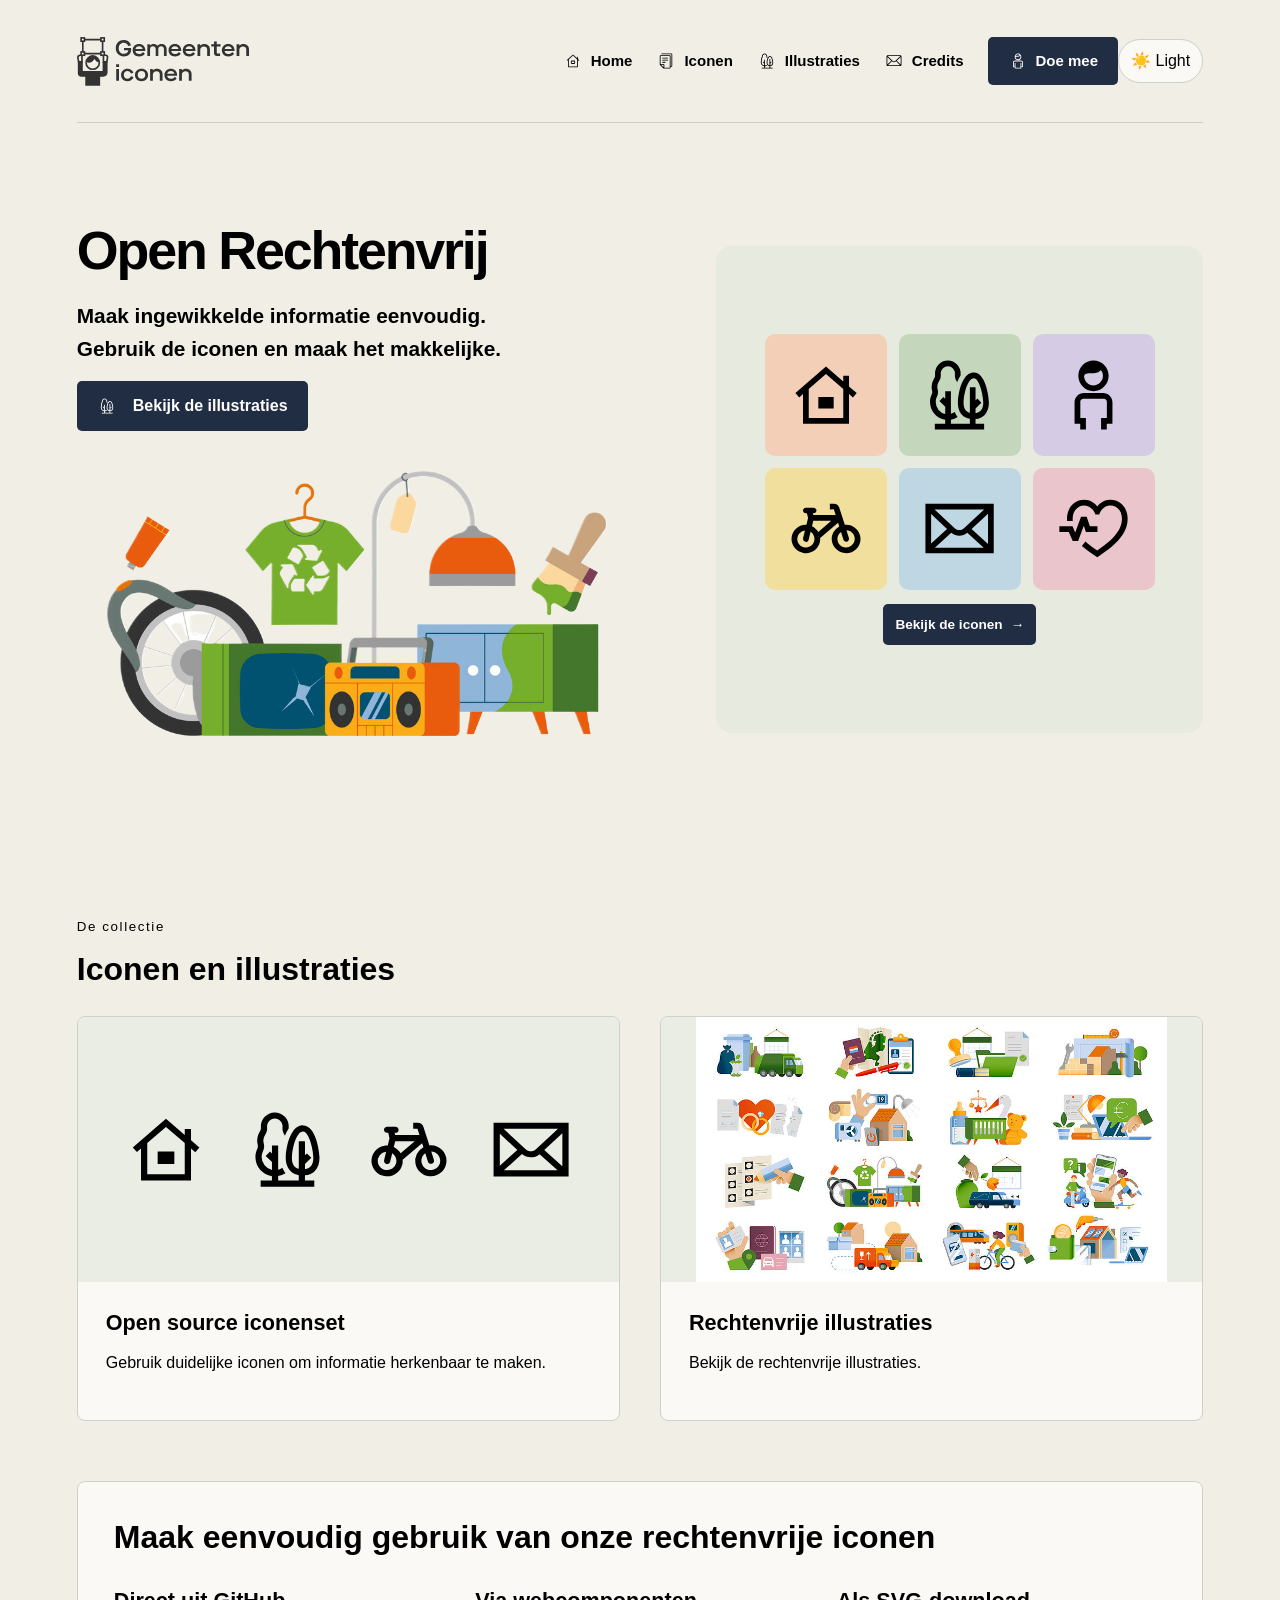
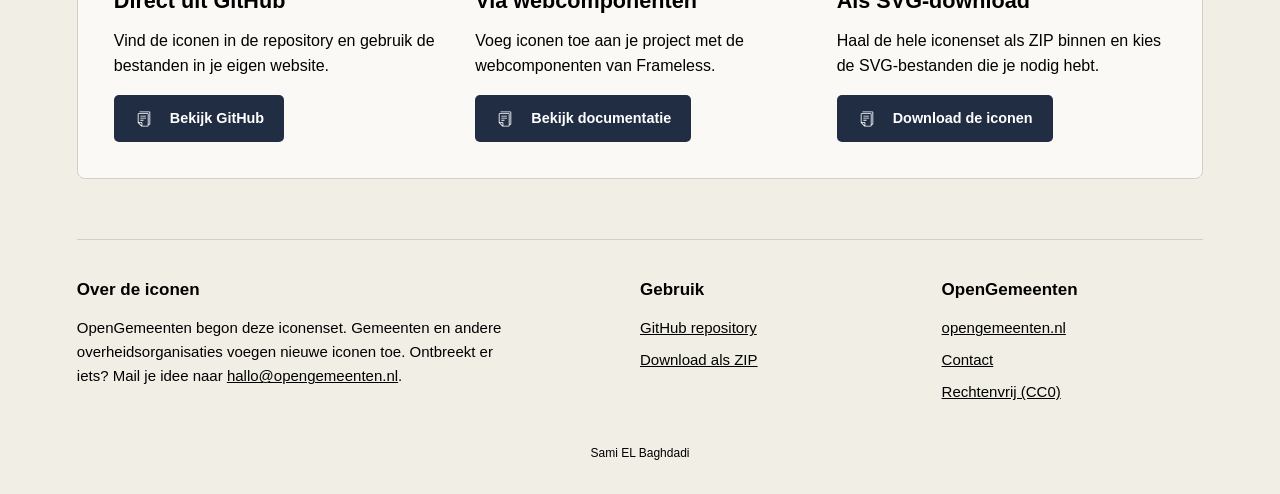
<file: Index.html>
﻿<!DOCTYPE html>
<html lang="nl">
<head>
    <meta charset="UTF-8">
    <meta name="viewport" content="width=device-width, initial-scale=1.0">
    <meta name="description" content="Ontdek iconen en illustraties voor begrijpelijke communicatie door gemeenten.">
    <title>Gemeenteniconen</title>
    <link rel="stylesheet" href="styles/styles.css">
</head>

<body id="boven">

<header class="bovenbalk paginabreedte rij">
    <a href="#">
        <img class="logo" src="assets/gemeenteniconen-logo.svg" alt="Gemeenteniconen">
    </a>

    <button class="hamburger" type="button" title="Menu" hidden>☰</button>
    <div class="header-acties rij">
        <nav class="menu rij" id="hoofdmenu">
            <a href="#boven"><img src="assets/Svg/Line/Huis.svg" alt=""> Home</a>
            <a href="iconen.html"><img src="assets/Svg/Line/Documenten.svg" alt=""> Iconen</a>
            <a href="#illustraties"><img src="assets/Svg/Line/Bomen.svg" alt=""> Illustraties</a>
            <a href="#credits"><img src="assets/Svg/Line/Bericht.svg" alt=""> Credits</a>
            <a class="knop" href="#gebruik"><img src="assets/Svg/Line/Gebruiker.svg" alt=""> Doe mee</a>
        </nav>
        <button class="theme-toggle" id="theme-toggle" type="button"><span class="theme-toggle-light">☀️ Light</span><span class="theme-toggle-dark">🌙 Dark</span></button>
    </div>
</header>

<main>
  
    <section class="intro paginabreedte raster">
        <h1>Open Rechtenvrij</h1>
        <p class="intro-uitleg">Maak ingewikkelde informatie eenvoudig.<br>Gebruik de iconen en maak het makkelijke.</p>  

        <a class="knop" href="#illustraties"><img src="assets/Svg/Line/Bomen.svg" alt=""> Bekijk de illustraties</a>
        <img src="assets/spullenedit.png" alt="spullenedit">
         
        <section class="intro-beeld kolom">
            <h2 class="voorbeeld-kop">Bekijk de iconen</h2>

            <ul class="iconen-raster raster drie-kolommen lijst">
                <li><span class="raster icoon perzik"><img src="assets/icoon-huis.svg" alt="Huis"></span></li>
                <li><span class="raster icoon groen"><img src="assets/icoon-bomen.svg" alt="Bomen"></span></li>
                <li><span class="raster icoon paars"><img src="assets/icoon-gebruiker.svg" alt="Gebruiker"></span></li>
                <li><span class="raster icoon geel"><img src="assets/icoon-fiets.svg" alt="Fiets"></span></li>
                <li><span class="raster icoon blauw"><img src="assets/icoon-bericht.svg" alt="Bericht"></span></li>
                <li><span class="raster icoon roze"><img src="assets/icoon-gezondheid.svg" alt="Gezondheid"></span></li>
            </ul>

            <a class="knop iconen-bekijk" href="#iconen">Bekijk de iconen <span>→</span></a>
        </section>
    </section>

    <section class="collecties paginabreedte">
        <small class="bovenkop">De collectie</small>
        <h2>Iconen en illustraties</h2>

        <section class="collectie-raster raster">
            <a class="collectie-kaart paneel" id="iconen" href="iconen.html">
                <span class="kaart-beeld iconen-voorbeeld">
                    <img src="assets/icoon-huis.svg" alt="Huis">
                    <img src="assets/icoon-bomen.svg" alt="Bomen">
                    <img src="assets/icoon-fiets.svg" alt="Fiets">
                    <img src="assets/icoon-bericht.svg" alt="Bericht">
                </span>

                <article class="kaart-tekst">
                    <h3>Open source iconenset</h3>
                    <p>Gebruik duidelijke iconen om informatie herkenbaar te maken.</p>
                </article>
            </a>

            <a class="collectie-kaart paneel" id="illustraties" href="#gebruik">
                 <span class="kaart-beeld illustratie-voorbeeld">
                   <img src="assets/illustraties.jpg" alt="Voorbeeld van rechtenvrije illustraties">
                 </span>

                 <article class="kaart-tekst">
                    <h3>Rechtenvrije illustraties</h3>
                    <p>Bekijk de rechtenvrije illustraties.</p>
                 </article>
             </a>
        </section>
     </section>
   
     <section id="gebruik" class="gebruik paginabreedte paneel">
        <h2 id="gebruik-titel">Maak eenvoudig gebruik van onze rechtenvrije iconen</h2>

         <section class="gebruik-raster raster drie-kolommen">
            <article class="kolom">
                <h3>Direct uit GitHub</h3>
                <p>Vind de iconen in de repository en gebruik de bestanden in je eigen website.</p>
                <a class="knop" href="https://github.com/OpenGemeenten/Iconenset/"><img src="assets/Svg/Line/Documenten.svg" alt=""> Bekijk GitHub</a>
            </article>

            <article class="kolom">
                <h3>Via webcomponenten</h3>
                <p>Voeg iconen toe aan je project met de webcomponenten van Frameless.</p>
                <a class="knop" href="https://frameless.github.io/iconset-npm/"><img src="assets/Svg/Line/Documenten.svg" alt=""> Bekijk documentatie</a>
            </article>

            <article class="kolom">
                <h3>Als SVG-download</h3>
                <p>Haal de hele iconenset als ZIP binnen en kies de SVG-bestanden die je nodig hebt.</p>
                <a class="knop" href="https://github.com/OpenGemeenten/Iconenset/archive/refs/heads/master.zip"><img src="assets/Svg/Line/Documenten.svg" alt=""> Download de iconen</a>
            </article>
        </section>
    </section>
</main>

<footer id="credits" class="onderbalk paginabreedte raster">
    <section>
        <h2 id="over-iconen">Over de iconen</h2>
        <p>OpenGemeenten begon deze iconenset. Gemeenten en andere overheidsorganisaties voegen nieuwe iconen toe. Ontbreekt er iets? Mail je idee naar <a href="mailto:hallo@opengemeenten.nl">hallo@opengemeenten.nl</a>.</p>
    </section>

    <nav>
        <h2 id="footer-gebruik">Gebruik</h2>
        <ul class="raster lijst">
            <li><a href="https://github.com/OpenGemeenten/Iconenset/">GitHub repository</a></li>
            <li><a href="https://github.com/OpenGemeenten/Iconenset/archive/refs/heads/master.zip">Download als ZIP</a></li>
        </ul>
    </nav>

    <nav>
        <h2 id="footer-opengemeenten">OpenGemeenten</h2>
        <ul class="raster lijst">
            <li><a href="https://www.opengemeenten.nl/">opengemeenten.nl</a></li>
            <li><a href="https://www.opengemeenten.nl/contact">Contact</a></li>
            <li><a href="https://www.gemeenteniconen.nl/rechtenvrij">Rechtenvrij (CC0)</a></li>
        </ul>
    </nav>

    <small class="footer-naam">Sami EL Baghdadi</small>
</footer>

<a class="terug-boven" href="#boven">↑</a>
<script src="scripts/script.js" defer></script>
</body>
</html>
</file>
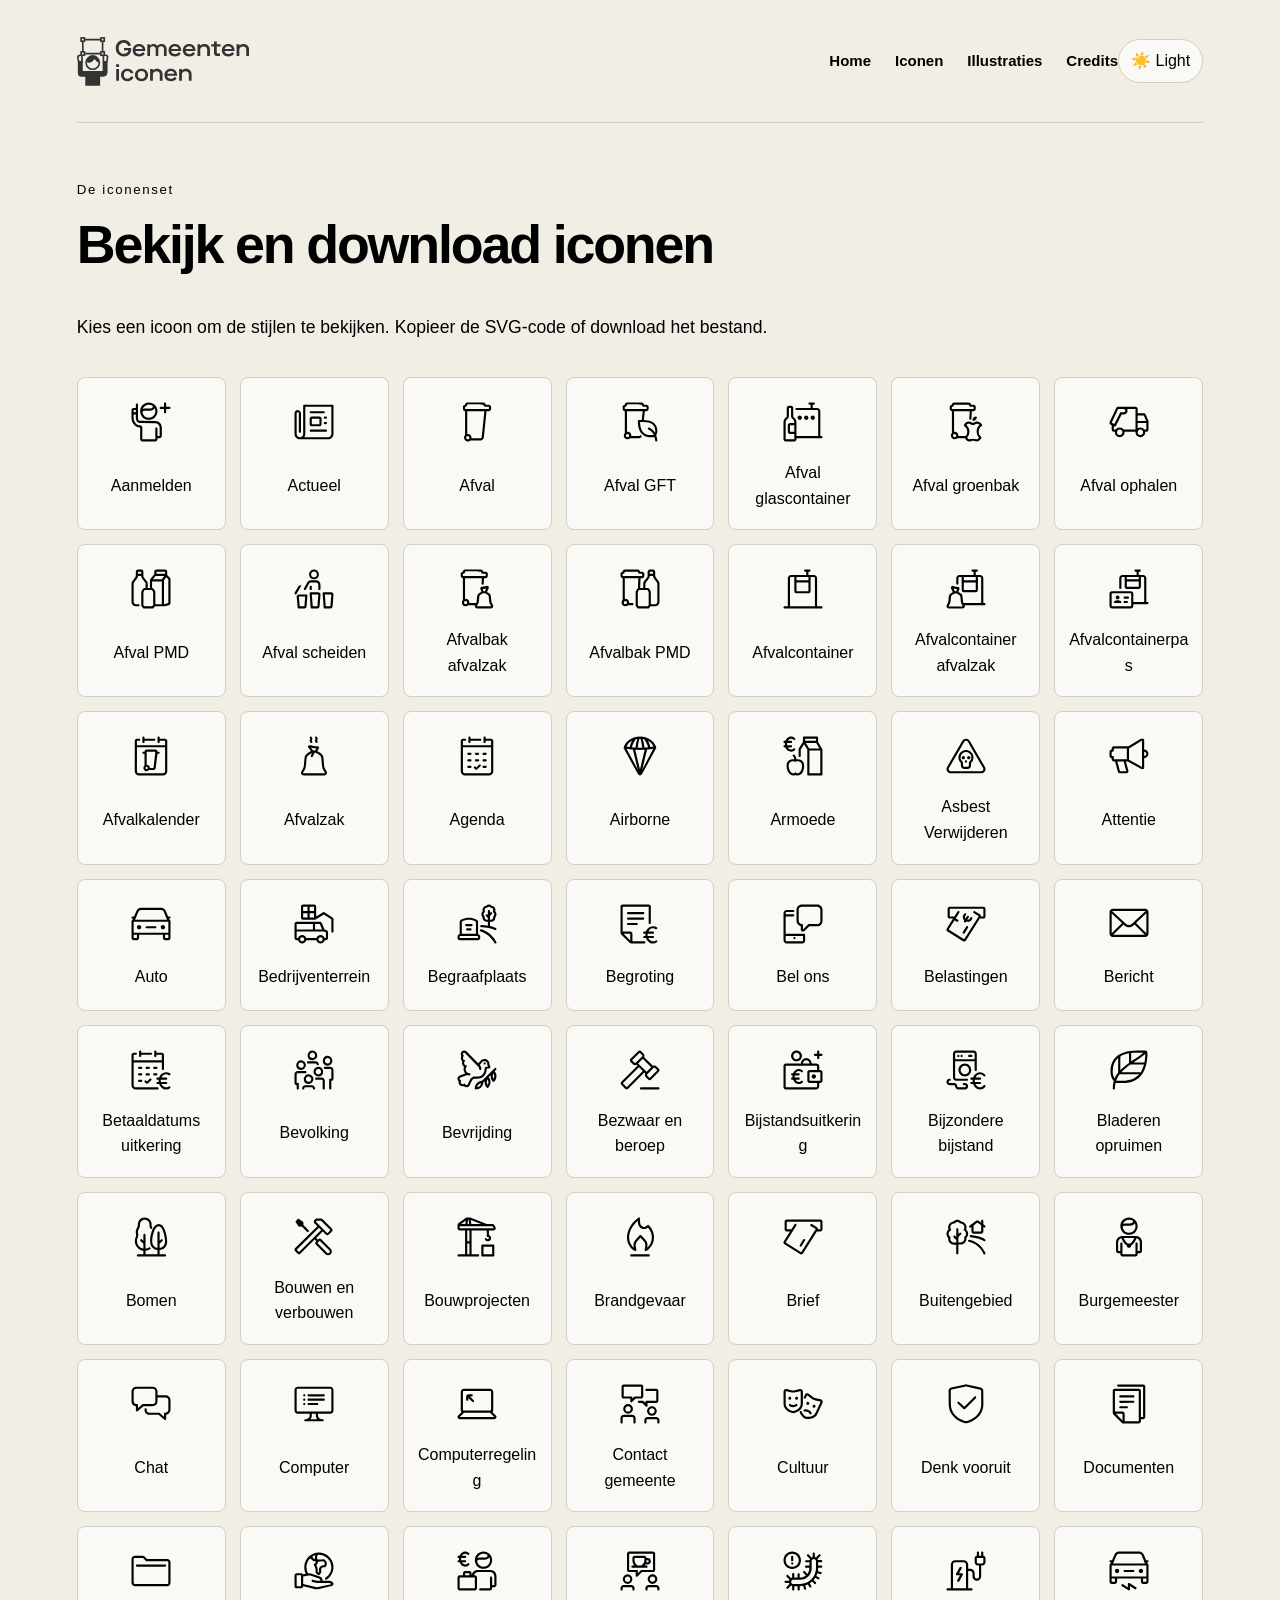
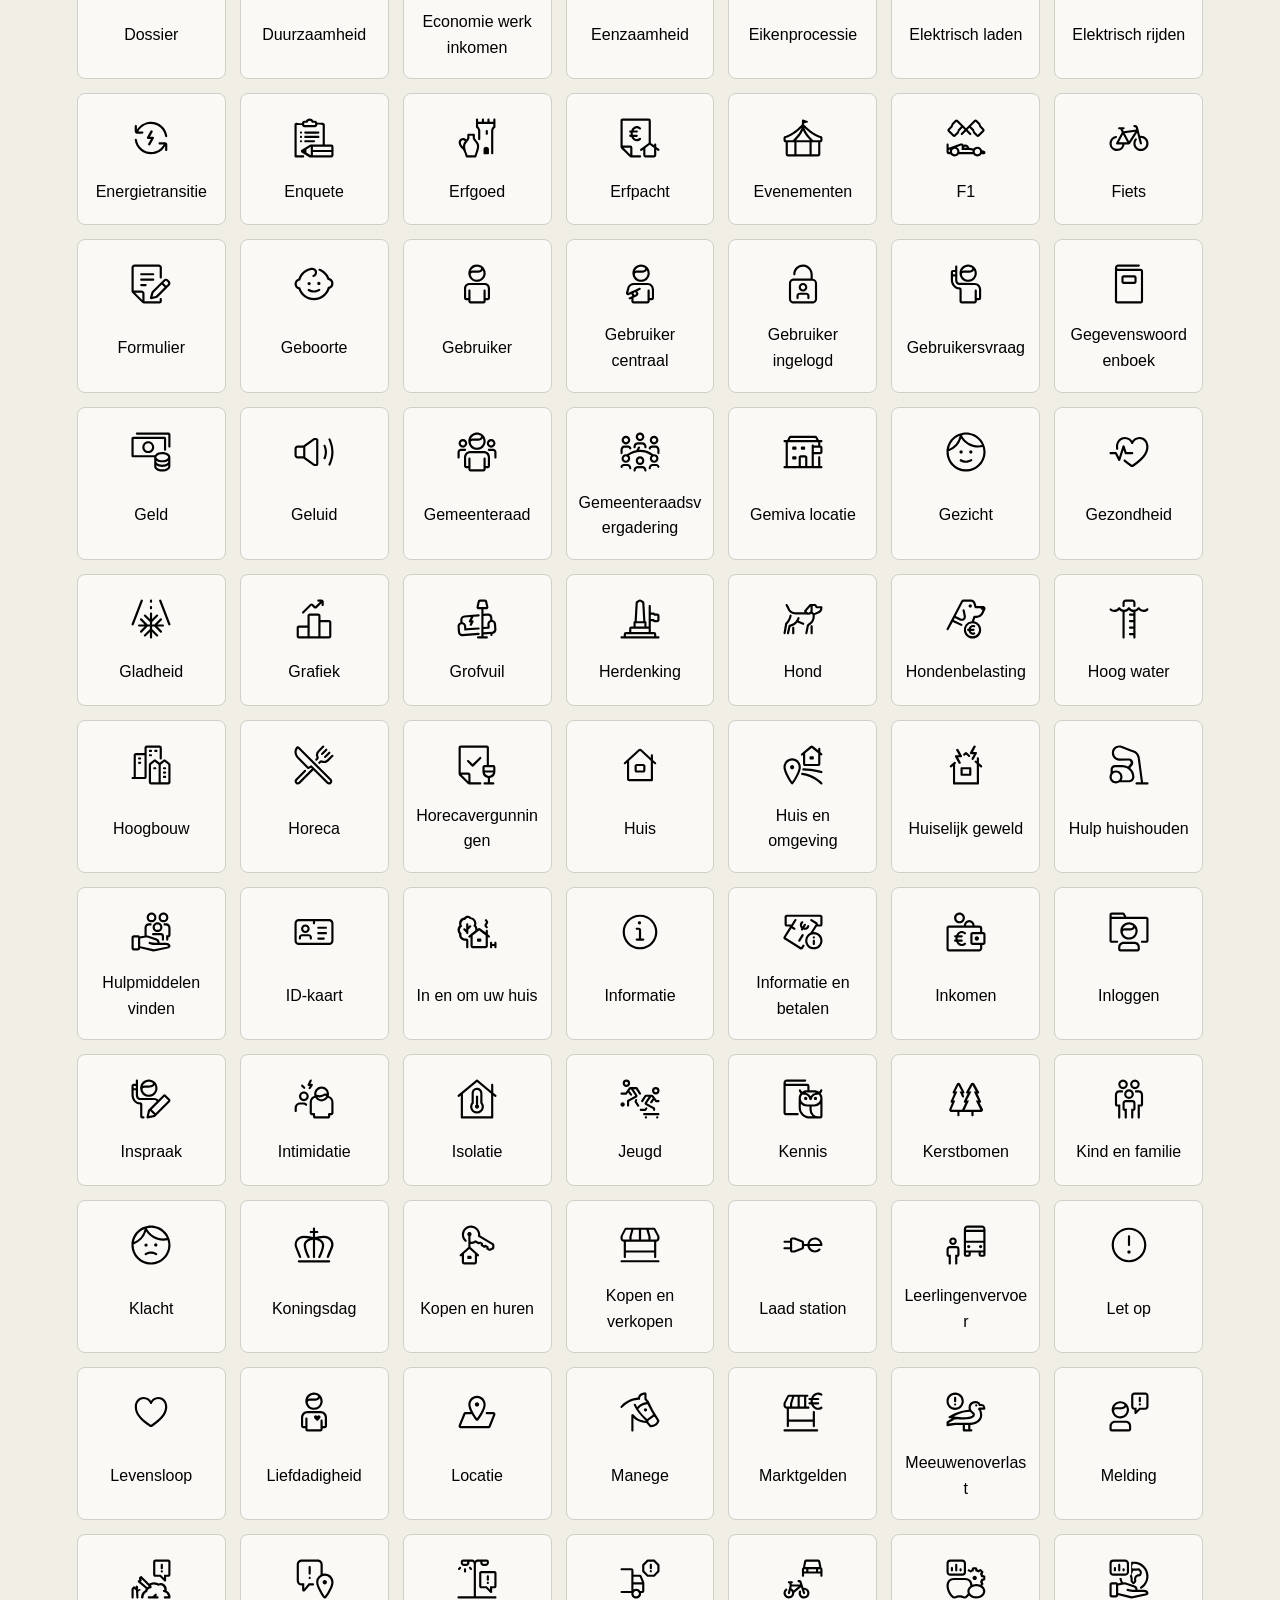
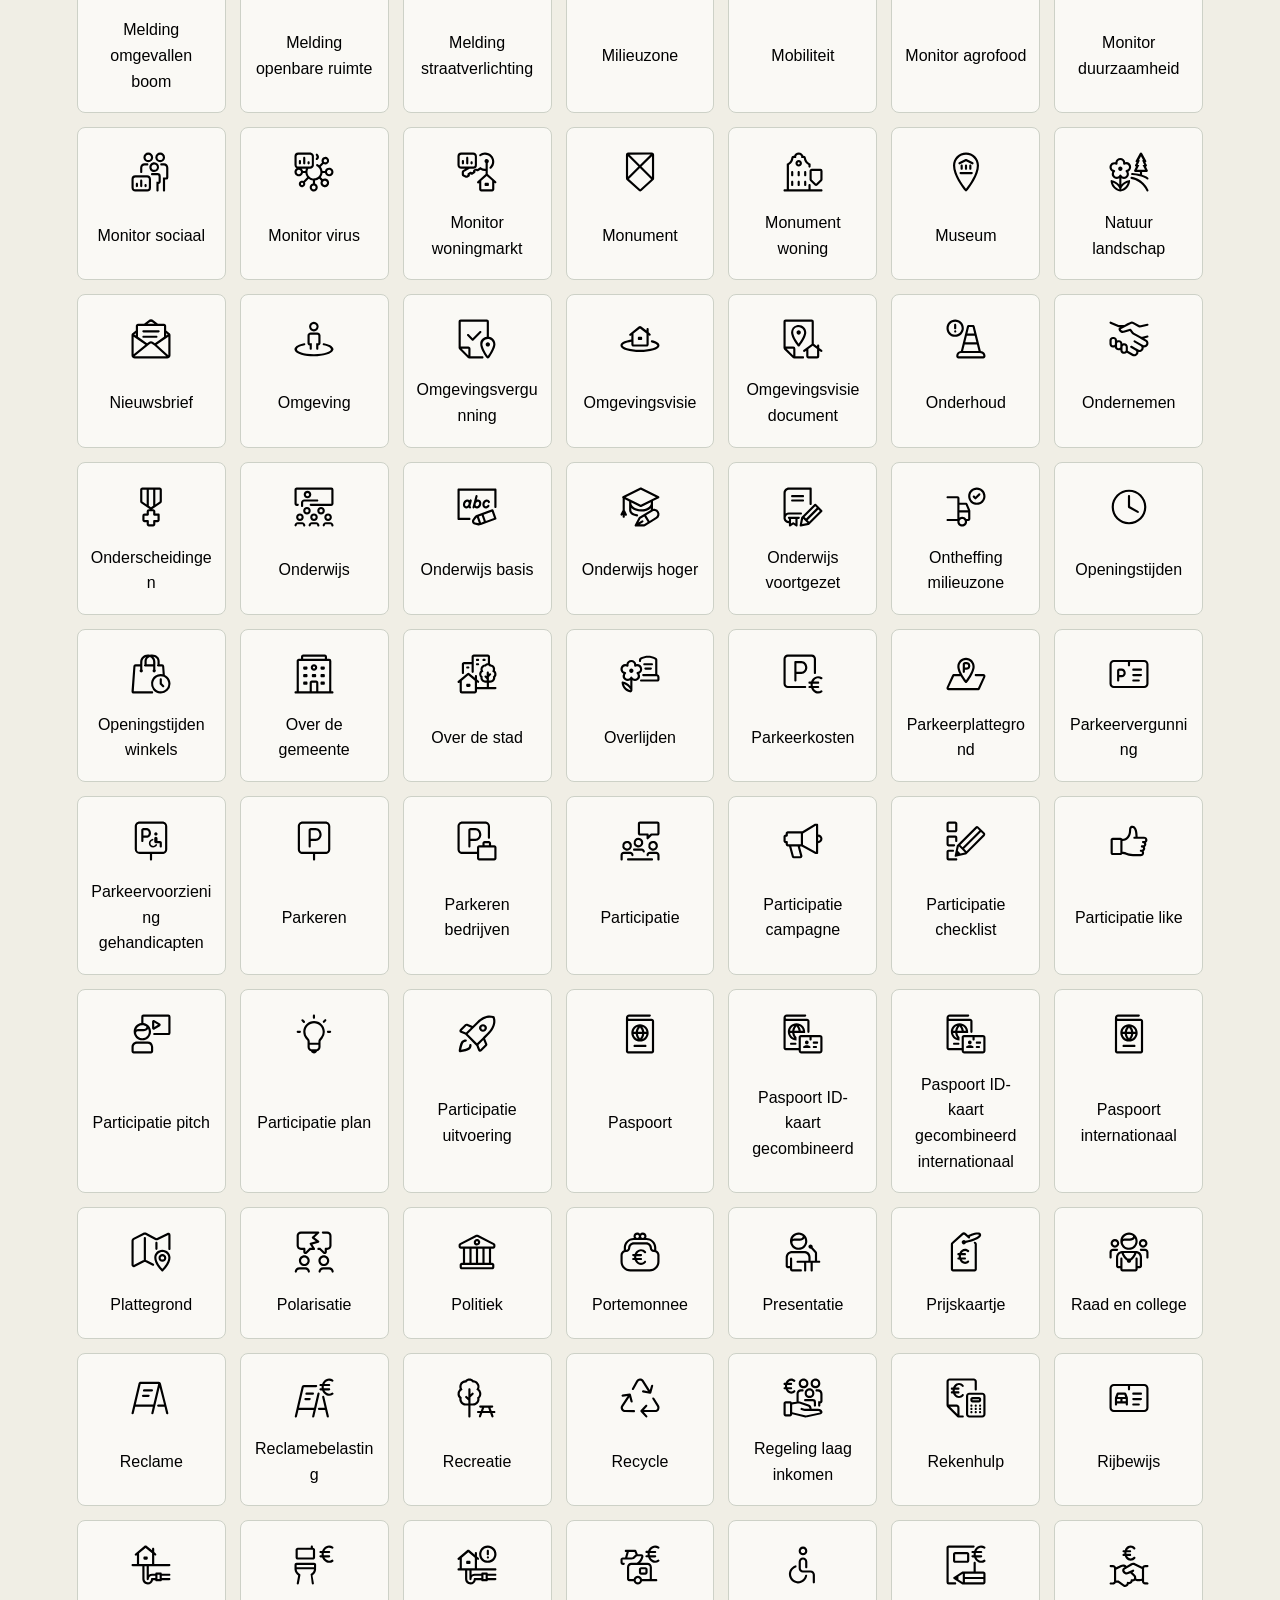
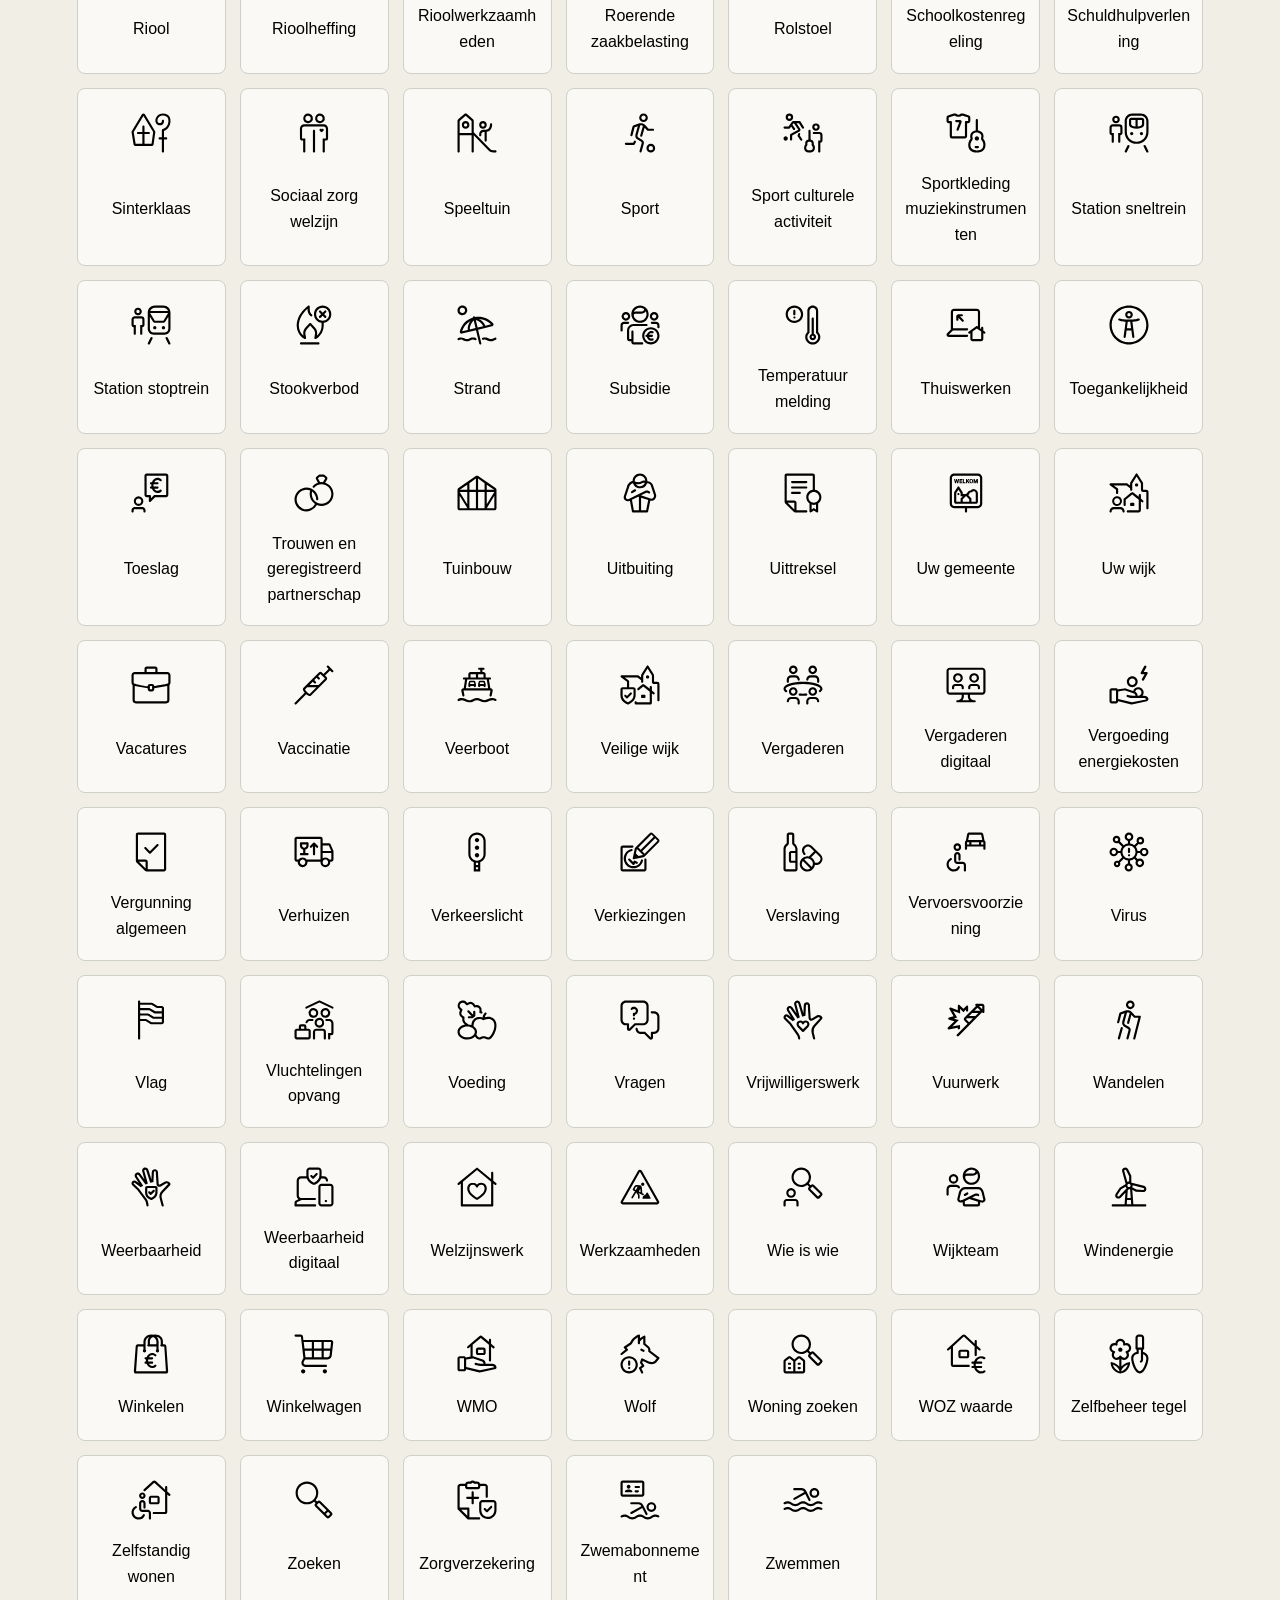
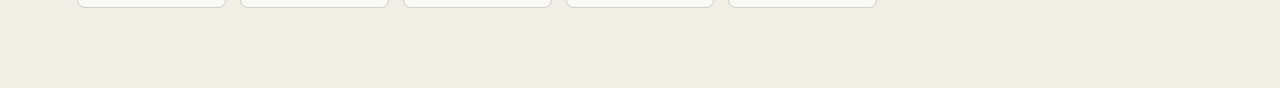
<file: iconen.html>
<!DOCTYPE html>
<html lang="nl">
<head>
    <meta charset="UTF-8">
    <meta name="viewport" content="width=device-width, initial-scale=1.0">
    <meta name="description" content="Bekijk, kopieer en download de SVG-iconen van Gemeenteniconen.">
    <title>Iconen downloaden | Gemeenteniconen</title>
    <link rel="stylesheet" href="styles/styles.css">
    <link rel="stylesheet" href="styles/iconen.css">
</head>
<body id="boven">
    <header class="bovenbalk paginabreedte rij">
        <a href="Gemeenteniconen.html#boven">
            <img class="logo" src="assets/gemeenteniconen-logo.svg" alt="Gemeenteniconen">
        </a>
        <button class="hamburger" type="button" title="Menu" hidden>☰</button>

        <div class="header-acties rij">
            <nav class="menu rij" id="hoofdmenu">
                <a href="Gemeenteniconen.html#boven">Home</a>
                <a href="iconen.html">Iconen</a>
                <a href="Gemeenteniconen.html#illustraties">Illustraties</a>
                <a href="Gemeenteniconen.html#credits">Credits</a>
            </nav>
            <button class="theme-toggle" id="theme-toggle" type="button">
                <span class="theme-toggle-light">☀️ Light</span>
                <span class="theme-toggle-dark">🌙 Dark</span>
            </button>
        </div>
    </header>

<main class="iconenpagina paginabreedte">
        <header class="iconen-intro">
            <small class="bovenkop">De iconenset</small>
            <h1>Bekijk en download iconen</h1>
            <p>Kies een icoon om de stijlen te bekijken. Kopieer de SVG-code of download het bestand.</p>
        </header>

        <div id="icon-grid" class="icon-keuze-raster"></div>
    </main>

<dialog class="icon-dialog" id="icon-dialog">
    <div class="icon-dialog-kop">
        <h2 id="dialog-title"></h2>
        <button class="dialog-sluiten" id="dialog-close" type="button" title="Sluiten">&times;</button>
    </div>
    <div class="variant-keuze" id="variant-keuze">
        <button class="variant-knop is-active" type="button" data-variant="Line">Line</button>
        <button class="variant-knop" type="button" data-variant="Fill">Fill</button>
        <button class="variant-knop" type="button" data-variant="Regular">Regular</button>
        <button class="variant-knop" type="button" data-variant="Regular diapositive">Diapositive</button>
    </div>
    <div class="icon-preview" id="icon-preview"></div>
    <label class="svg-code-label" for="svg-code">SVG-code</label>
    <textarea class="svg-code" id="svg-code" rows="6" readonly spellcheck="false"></textarea>
    <p class="icon-feedback" id="icon-feedback"></p>
    <div class="icon-acties">
        <button class="knop" id="copy-svg" type="button">Kopieer SVG</button>
        <a class="knop download-knop" id="download-svg" download>Download SVG</a>
    </div>
</dialog>

<script src="scripts/script.js" defer></script>
<script src="scripts/iconen.js" defer></script>
</body>
</html>
</file>
<file: styles/styles.css>
﻿

:root {
  --donker: #202d43;
  --lijn: #cdd1c7;
  --accent: #9d4929;
}
body.darkmode {
  color-scheme: dark;
  --tekst: #fff;
  --achtergrond: #17191d;
  --vlak: #22252b;
  --sectie: #292f38;
  --illustratievlak: #303741;
  --lijn: #4a515c;
}
* {
  box-sizing: border-box;
}
html {
  scroll-padding-top: 150px;
}
body {
  margin: 0;
  color-scheme: light;
  --tekst: #000;
  --achtergrond: #f0eee5;
  --vlak: #faf9f5;
  --sectie: #e9ede3;
  --illustratievlak: #e7eadf;
  background: var(--achtergrond);
  color: var(--tekst);
  font-family: Arial, sans-serif;
  line-height: 1.6;
}
img {
  display: block;
  max-width: 100%;
}
a {
  color: inherit;
}
a:hover {
  text-decoration: underline;
}
a:focus-visible, button:focus-visible {
  outline: 3px solid var(--accent);
  outline-offset: 6px;
}
h1, h2, h3, p {
  margin-top: 0;
}
h1, h2, h3 {
  line-height: 1.2;
}
h1 {
  font-size: clamp(2.2rem, 4.2vw, 3.7rem);
  letter-spacing: -.04em;
}
h2 {
  font-size: clamp(1.5rem, 2.5vw, 2rem);
}
h3 {
  font-size: 1.35rem;
  margin-bottom: 14px;
}
.paginabreedte {
  width: 88%;
  max-width: 1180px;
  margin-inline: auto;
}
.knop {
  display: inline-flex;
  align-items: center;
  justify-content: center;
  gap: 16px;
  padding: 12px 20px;
  border-radius: 5px;
  background: var(--donker);
  color: white;
  font-weight: bold;
  text-decoration: none;
}
.knop:hover {
  opacity: .85;
}
/* Herbruikbare classes  */
.paneel {
  border: 1px solid var(--lijn);
  border-radius: 8px;
}
.raster {
  display: grid;
}
.drie-kolommen {
  grid-template-columns: repeat(3, minmax(0, 1fr));
}
.rij {
  display: flex;
  align-items: center;
}
.kolom {
  display: flex;
  flex-direction: column;
}
.lijst {
  list-style: none;
  padding: 0;
  margin: 0;
}
/* Navigatie */
.bovenbalk {
  position: sticky;
  top: 0;
  z-index: 10;
  justify-content: space-between;
  gap: 32px;
  padding-block: 28px;
  border-bottom: 1px solid var(--lijn);
  background: var(--achtergrond);
}
.logo {
  width: 185px;
}
.menu {
  flex-wrap: wrap;
  gap: 24px;
}
.menu a {
  display: inline-flex;
  align-items: center;
  gap: 8px;
  font-size: 15px;
  font-weight: bold;
  text-decoration: none;
}
.menu img, .knop img {
  width: 20px;
  height: 20px;
  object-fit: contain;
}
.theme-toggle {
  display: inline-flex;
  align-items: center;
  padding: 8px 12px;
  border: 1px solid var(--lijn);
  border-radius: 999px;
  background: var(--vlak);
  color: var(--tekst);
  font: inherit;
  cursor: pointer;
}
.theme-toggle-dark { display: none; }
body.darkmode .theme-toggle-light { display: none; }
body.darkmode .theme-toggle-dark { display: inline; }
body.darkmode .logo { filter: brightness(0) invert(1); }
.knop img { filter: invert(1); }
body.darkmode .menu img { filter: invert(1); }
.hamburger, .terug-boven {
  display: none;
}
/* Intro */
.intro {
  grid-template-columns: 1.15fr 1fr;
  align-items: center;
  gap: 16px 80px;
  padding-block: 95px;
}
.intro > h1, .intro > p, .intro > .knop {
  grid-column: 1;
  margin-bottom: 0;
}
.intro > .knop {
  justify-self: start;
}
.intro > p {
  max-width: 490px;
}
.intro-uitleg {
  font-size: 1.3rem;
  font-weight: bold;
}
.intro-beeld {
  grid-column: 2;
  grid-row: 1 / 5;
  align-items: center;
  min-width: 0;
  justify-content: center;
  width: 100%;
  aspect-ratio: 1;
  background: var(--illustratievlak);
  border-radius: 16px;
}
.voorbeeld-kop {
  display: none;
  margin: 0;
  font-size: 1.4rem;
}
.iconen-raster {
  gap: 12px;
  width: 80%;
  margin-bottom: 14px;
}
.icoon {
  place-items: center;
  aspect-ratio: 1;
  margin: 0;
  border-radius: 10px;
}
.iconen-raster > li {
  min-width: 0;
}
.icoon img {
  width: 75%;
  height: 75%;
  object-fit: contain;
}
.iconen-bekijk {
  max-width: 70%;
  padding: 10px 12px;
  gap: 8px;
  font-size: .85rem;
  text-align: center;
}
/* Kleuren van de iconen  */
.perzik {
  background: #f3cfb8;
}
.groen {
  background: #c4d7bc;
}
.paars {
  background: #d5cbe5;
}
.geel {
  background: #f0df9d;
}
.blauw {
  background: #bed7e3;
}
.roze {
  background: #ebc5cc;
}
/* Collectie  */
.collecties {
  padding-block: 60px;
}
.bovenkop {
  display: block;
  margin-bottom: 12px;
  letter-spacing: .12em;
}
.collecties > h2 {
  margin-bottom: 28px;
}
.collectie-raster {
  grid-template-columns: 1fr 1fr;
  gap: 40px;
}
.collectie-kaart {
  display: block;
  overflow: hidden;
  background: var(--vlak);
  text-decoration: none;
}
.kaart-beeld {
  margin: 0;
  height: 265px;
  background: var(--sectie);
}
.illustratie-voorbeeld {
  display: block;
}
.kaart-beeld > img {
  width: 100%;
  height: 100%;
  object-fit: contain;
}
.kaart-tekst {
  padding: 28px;
}
.iconen-voorbeeld {
  display: grid;
  grid-template-columns: repeat(4, 1fr);
  align-items: center;
  gap: 22px;
  padding: 38px;
  background: var(--sectie);
}
.iconen-voorbeeld img {
  aspect-ratio: 1;
  height: auto;
}
/* Gebruiksopties  */
.gebruik {
  padding: 36px;
  margin-bottom: 60px;
  background: var(--vlak);
}
.gebruik > h2 {
  margin-bottom: 32px;
}
.gebruik-raster {
  gap: 32px;
}
.gebruik-raster article {
  align-items: flex-start;
}
.gebruik-raster .knop {
  margin-top: auto;
  font-size: .9rem;
}
/* Footer */
.onderbalk {
  grid-template-columns: 2fr 1fr 1fr;
  gap: 40px;
  margin-top: 40px;
  padding-block: 40px 30px;
  border-top: 1px solid var(--lijn);
  font-size: 15px;
}
.onderbalk h2 {
  font-size: 17px;
  margin-bottom: 16px;
}
.onderbalk p {
  max-width: 440px;
  margin-bottom: 0;
}
.onderbalk ul {
  gap: 8px;
}
.onderbalk a {
  overflow-wrap: anywhere;
}
.footer-naam {
  grid-column: 1 / -1;
  text-align: center;
  font-size: 12px;
}
/* Tablet */
@media (max-width: 900px) {
    html { scroll-padding-top: 210px; }
.bovenbalk { flex-direction: column; align-items: flex-start; gap: 20px; }
.menu { gap: 18px; }
.intro { gap: 35px; padding-block: 65px; }
.collectie-raster { gap: 24px; }
.iconen-voorbeeld { padding: 24px; gap: 12px; }
}

@media (max-width: 750px) {
    .gebruik { padding: 24px; }
.gebruik-raster { grid-template-columns: 1fr; }
}

/* Mobiel */
@media (max-width: 650px) {
    html { scroll-padding-top: 120px; }
.paginabreedte { width: 90%; }

    /* Navigatie met hamburgermenu */
    .bovenbalk {
        flex-direction: row;
        flex-wrap: wrap;
        align-items: center;
        gap: 16px;
        padding-block: 18px;
    }
.logo { width: 160px; }
    .hamburger:not([hidden]) {
        display: grid;
        place-items: center;
        width: 48px;
        height: 48px;
        padding: 0;
        border: 1px solid var(--donker);
        border-radius: 5px;
        background: transparent;
        font-size: 28px;
        cursor: pointer;
    }
    .menu {
        width: 100%;
        flex-direction: column;
        align-items: stretch;
        gap: 4px;
    }
.menu.menu-interactief { display: none; }
.menu.is-open { display: flex; }
.menu a { padding: 12px; font-size: 1rem; }
/* Intro */ .intro { grid-template-columns: 1fr; padding-block: 36px 16px; gap: 16px; }
.intro>.knop { display: none; }
    .intro-beeld {
        grid-area: auto;
        grid-template-columns: minmax(0, 1fr);
        display: grid;
        aspect-ratio: auto;
        margin-top: 25px;
        padding: 20px;
        gap: 18px;
        border: 1px solid var(--lijn);
    }
.voorbeeld-kop { display: block; }
.iconen-raster { width: 100%; margin: 0; }
    .iconen-bekijk {
        justify-self: end;
        max-width: none;
        padding: 12px 20px;
        font-size: 1rem;
    }
/* Collectie */ .collecties { padding-block: 40px; }
.collectie-raster { grid-template-columns: 1fr; }
#illustraties { order: -1; }
.kaart-beeld { height: 230px; }
.kaart-tekst { padding: 22px; }
.kaart-tekst p { margin-bottom: 0; }
/* Gebruik en footer */ .gebruik { margin-bottom: 36px; }
.gebruik>h2 { text-align: center; }
.gebruik-raster article { align-items: center; text-align: center; }
.onderbalk { grid-template-columns: 1fr; gap: 28px; }

    /* Knop om terug naar boven te gaan */
    .terug-boven {
        display: grid;
        place-items: center;
        position: fixed;
        right: 12px;
        bottom: 20px;
        z-index: 5;
        width: 44px;
        height: 44px;
        border: 1px solid var(--donker);
        border-radius: 50%;
        background: var(--vlak);
        font-size: 1.6rem;
        text-decoration: none;
    }
}
</file>
<file: styles/iconen.css>
/* Stijlen die alleen voor iconen.html gelden */
.iconenpagina { padding-block: 56px 80px; }
.iconen-intro { max-width: 720px; margin-bottom: 36px; }
.iconen-intro p { font-size: 1.1rem; }
.icon-keuze-raster { display: grid; grid-template-columns: repeat(auto-fill, minmax(132px, 1fr)); gap: 14px; }
.icon-keuze {
  display: grid;
  justify-items: center;
  gap: 12px;
  min-height: 132px;
  padding: 18px 12px;
  border: 1px solid var(--lijn);
  border-radius: 8px;
  background: var(--vlak);
  color: var(--tekst);
  font: inherit;
  cursor: pointer;
}
.icon-keuze:hover { border-color: var(--accent); }
.icon-keuze img { width: 52px; height: 52px; object-fit: contain; }
body.darkmode .icon-keuze img { filter: invert(1); }
.icon-keuze span { overflow-wrap: anywhere; text-align: center; }
.icon-dialog {
  width: min(680px, calc(100% - 32px));
  max-height: calc(100% - 32px);
  padding: 28px;
  border: 1px solid var(--lijn);
  border-radius: 12px;
  background: var(--vlak);
  color: var(--tekst);
}
.icon-dialog::backdrop { background: rgb(0 0 0 / 60%); }
.icon-dialog-kop { display: flex; align-items: flex-start; justify-content: space-between; gap: 20px; }
.icon-dialog-kop h2 { margin: 4px 0 20px; }
.dialog-sluiten { border: 0; background: transparent; color: var(--tekst); font-size: 2rem; cursor: pointer; }
.variant-keuze { display: flex; flex-wrap: wrap; gap: 8px; margin-bottom: 18px; }
.variant-knop { padding: 8px 12px; border: 1px solid var(--lijn); border-radius: 5px; background: transparent; color: var(--tekst); font: inherit; cursor: pointer; }
.variant-knop.is-active { border-color: var(--donker); background: var(--donker); color: #fff; }
.icon-preview { display: grid; place-items: center; min-height: 170px; margin-bottom: 18px; border-radius: 8px; background: var(--sectie); }
.icon-preview img { width: 96px; height: 96px; object-fit: contain; }
body.darkmode .icon-preview img { filter: invert(1); }
.svg-code-label { display: block; margin-bottom: 6px; font-weight: bold; }
.svg-code { width: 100%; padding: 12px; border: 1px solid var(--lijn); border-radius: 5px; background: var(--achtergrond); color: var(--tekst); font: .8rem/1.5 Consolas, monospace; resize: vertical; }
.icon-feedback { min-height: 1.5em; margin: 8px 0; font-size: .9rem; }
.icon-acties { display: flex; flex-wrap: wrap; gap: 10px; }
.download-knop { border: 0; cursor: pointer; }

@media (max-width: 650px) {
  .iconenpagina { padding-block: 36px 56px; }
  .icon-dialog { padding: 20px; }
  .variant-knop { font-size: .9rem; }
}
</file>
